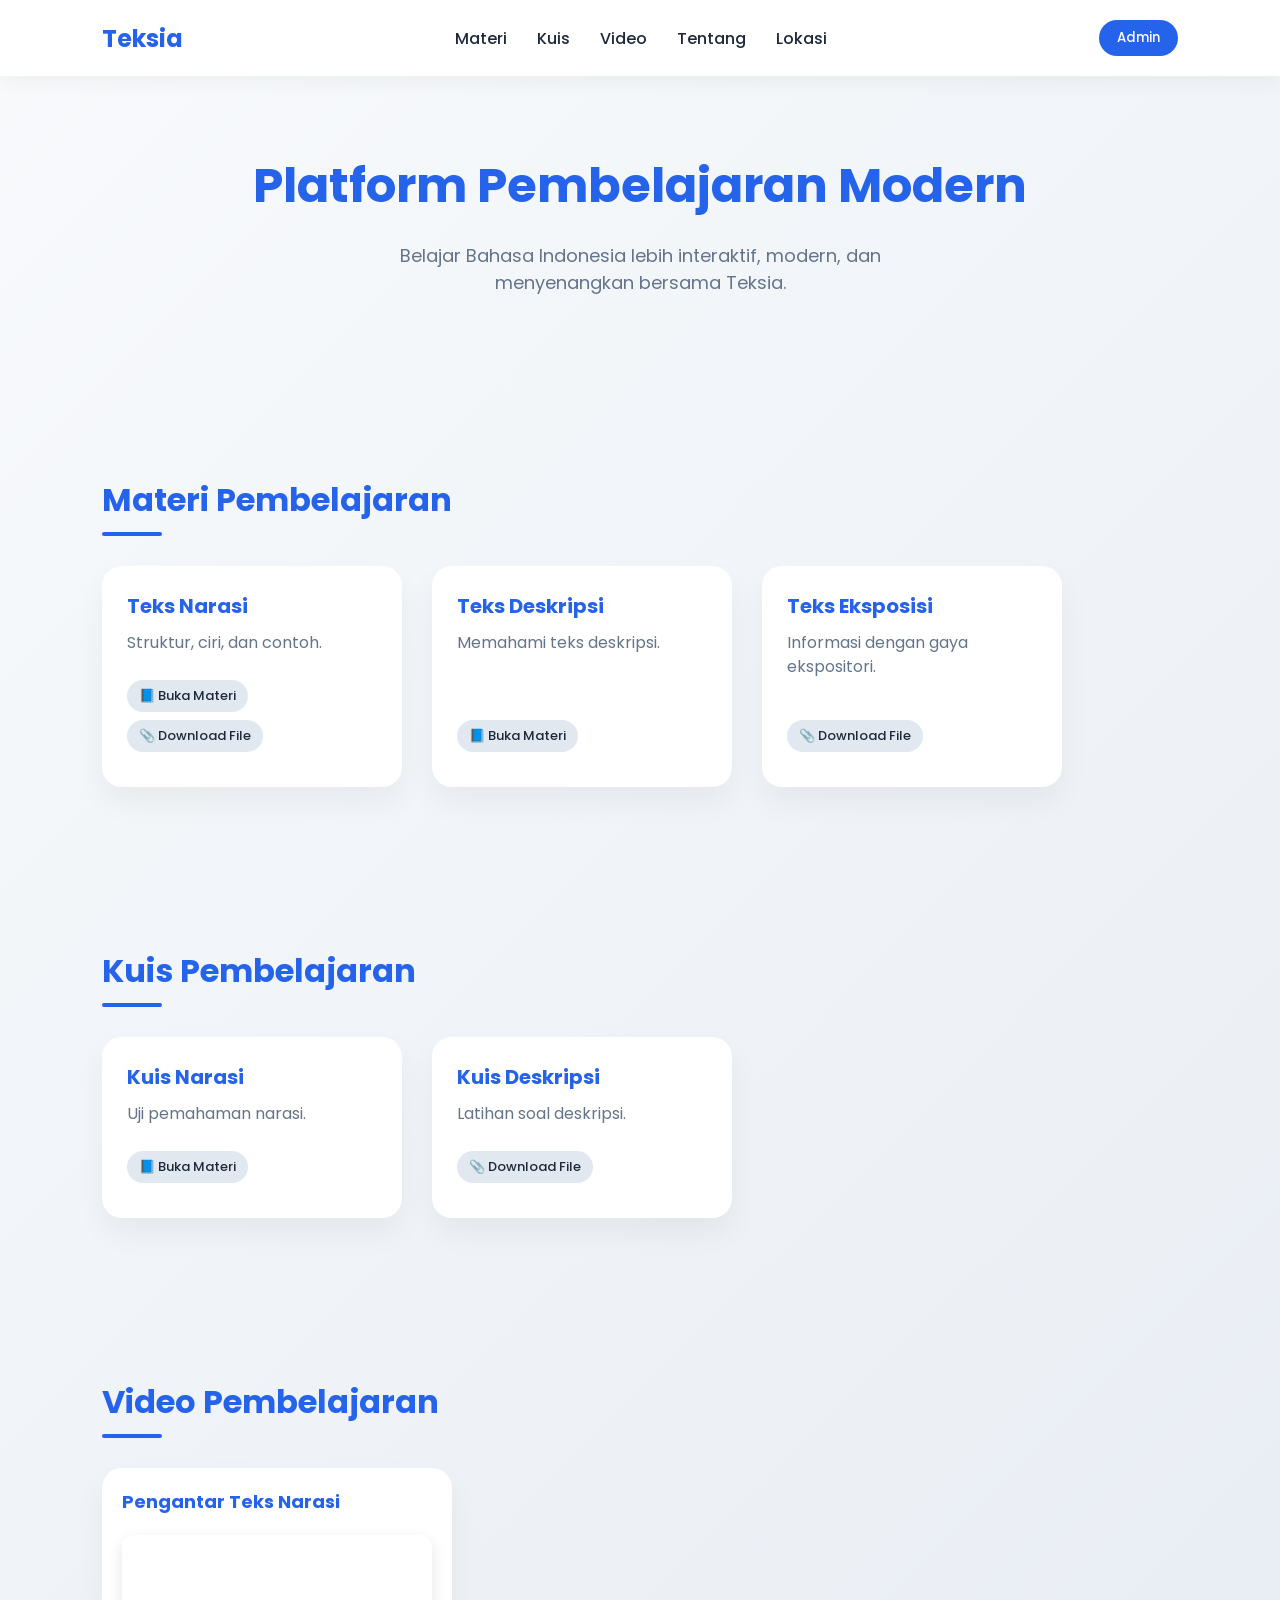
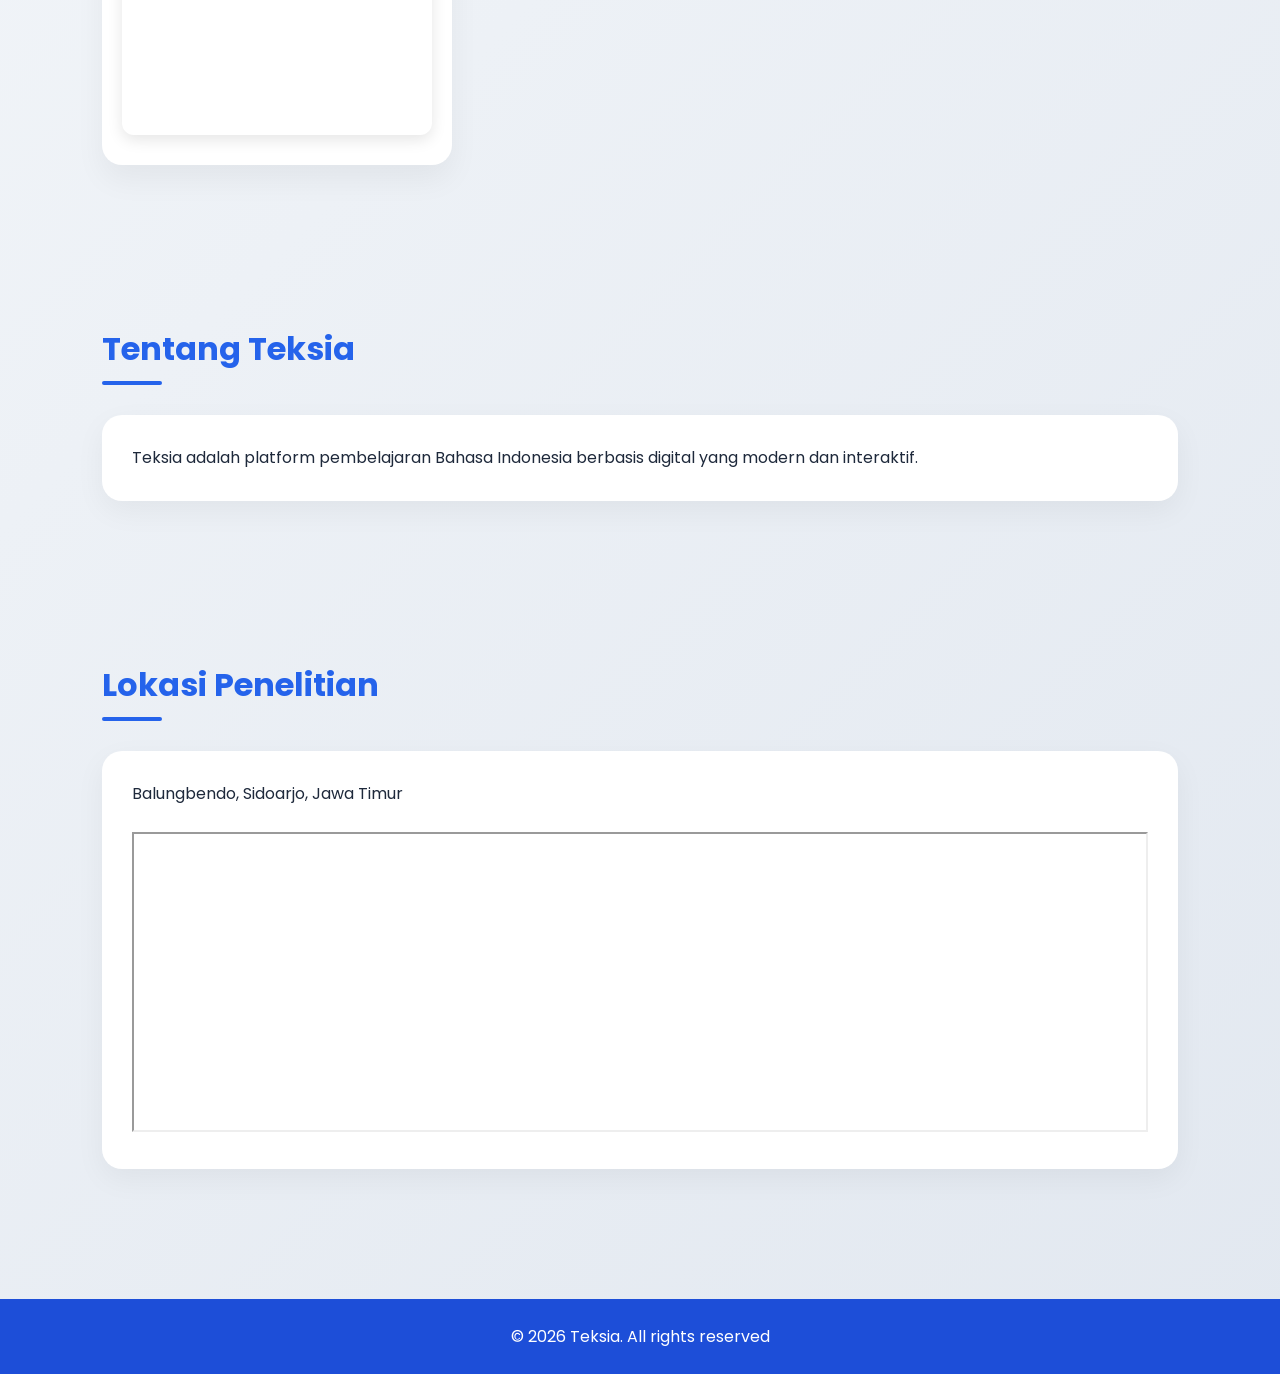
<file: bagasweb/index.html>
<!DOCTYPE html>
<html lang="id">
<head>
    <meta charset="UTF-8">
    <meta name="viewport" content="width=device-width, initial-scale=1.0">
    <title>Teksia Premium · Materi + Kuis + Video</title>
    <link href="https://fonts.googleapis.com/css2?family=Poppins:wght@300;400;600;700&display=swap" rel="stylesheet">
    <link rel="stylesheet" href="style.css">
</head>
<body>
    <!-- Navbar -->
    <nav>
        <div class="logo">Teksia</div>
        <ul class="nav-menu" id="navMenu">
            <li><a href="#materi">Materi</a></li>
            <li><a href="#kuis">Kuis</a></li>
            <li><a href="#video">Video</a></li>
            <li><a href="#about">Tentang</a></li>
            <li><a href="#lokasi">Lokasi</a></li>
        </ul>
        <div class="nav-right">
            <button class="login-btn" id="adminLoginBtn">Admin</button>
            <div class="hamburger" id="hamburger">
                <span class="bar"></span>
                <span class="bar"></span>
                <span class="bar"></span>
            </div>
        </div>
    </nav>

    <!-- Hero -->
    <div class="hero">
        <h1>Platform Pembelajaran Modern</h1>
        <p>Belajar Bahasa Indonesia lebih interaktif, modern, dan menyenangkan bersama Teksia.</p>
    </div>

    <!-- Materi -->
    <section id="materi">
        <h2>Materi Pembelajaran</h2>
        <div class="materi-container" id="materiContainer"></div>
    </section>

    <!-- Kuis -->
    <section id="kuis">
        <h2>Kuis Pembelajaran</h2>
        <div class="materi-container" id="kuisContainer"></div>
    </section>

    <!-- Video -->
    <section id="video">
        <h2>Video Pembelajaran</h2>
        <div class="video-container" id="videoContainer"></div>
    </section>

    <!-- Tentang -->
    <section id="about">
        <h2>Tentang Teksia</h2>
        <div class="card">
            Teksia adalah platform pembelajaran Bahasa Indonesia berbasis digital yang modern dan interaktif.
        </div>
    </section>

    <!-- Lokasi -->
    <section id="lokasi">
        <h2>Lokasi Penelitian</h2>
        <div class="card">
            <p>Balungbendo, Sidoarjo, Jawa Timur</p>
            <br>
                 <iframe style="width:100%; height:300px;" src="https://www.google.com/maps?q=Balungbendo,Sidoarjo,JawaTimur&output=embed" title="Peta Balungbendo"></iframe>
        </div>
    </section>

    <!-- Footer -->
    <footer>
        © 2026 Teksia. All rights reserved 
    </footer>

    <!-- Modal Login -->
    <div class="modal" id="loginModal">
        <div class="modal-content">
            <h3>Login Admin</h3>
            <input type="text" id="username" placeholder="Username" value="admin">
            <input type="password" id="password" placeholder="Password" value="123">
            <button class="btn" id="loginConfirmBtn">Masuk</button>
            <button class="btn" style="background:#999;" onclick="document.getElementById('loginModal').style.display='none'">Batal</button>
        </div>
    </div>

    <!-- Floating Admin Panel (tanpa deskripsi video) -->
    <div class="admin-panel" id="adminPanel">
        <div class="panel-header">
            <h2>Panel Admin</h2>
            <div>
                <button onclick="toggleAdminPanel()" title="Tutup panel">✕</button>
            </div>
        </div>
        <p style="margin-bottom:10px;">Tambah materi, kuis, atau video.</p>
        
        <!-- Form Materi -->
        <h3>➕ Tambah Materi</h3>
        <input type="text" id="judulMateri" placeholder="Judul materi">
        <textarea id="deskripsiMateri" placeholder="Deskripsi materi" rows="2"></textarea>
        <input type="url" id="linkMateri" placeholder="URL Materi (opsional)">
        <input type="url" id="fileMateri" placeholder="URL File pendukung (opsional)">
        <button class="btn" onclick="tambahMateri()">Tambah Materi</button>

        <!-- Form Kuis -->
        <h3>➕ Tambah Kuis</h3>
        <input type="text" id="judulKuis" placeholder="Judul kuis">
        <textarea id="deskripsiKuis" placeholder="Deskripsi kuis" rows="2"></textarea>
        <input type="url" id="linkKuis" placeholder="URL Kuis (opsional)">
        <input type="url" id="fileKuis" placeholder="URL File pendukung (opsional)">
        <button class="btn" onclick="tambahKuis()">Tambah Kuis</button>

        <!-- Form Video (tanpa deskripsi) -->
        <h3>➕ Tambah Video</h3>
        <input type="text" id="judulVideo" placeholder="Judul video">
        <input type="url" id="urlVideo" placeholder="URL YouTube (contoh: https://youtu.be/... atau https://youtube.com/watch?v=...)" >
        <button class="btn" onclick="tambahVideo()">Tambah Video</button>

        <div style="display: flex; gap:10px; margin-top:20px;">
            <button class="btn logout-btn" onclick="logout()">Logout</button>
            <button class="btn" onclick="toggleAdminPanel()">Tutup</button>
        </div>
    </div>

    <script src="script.js"></script>
</body>
</html>
</file>
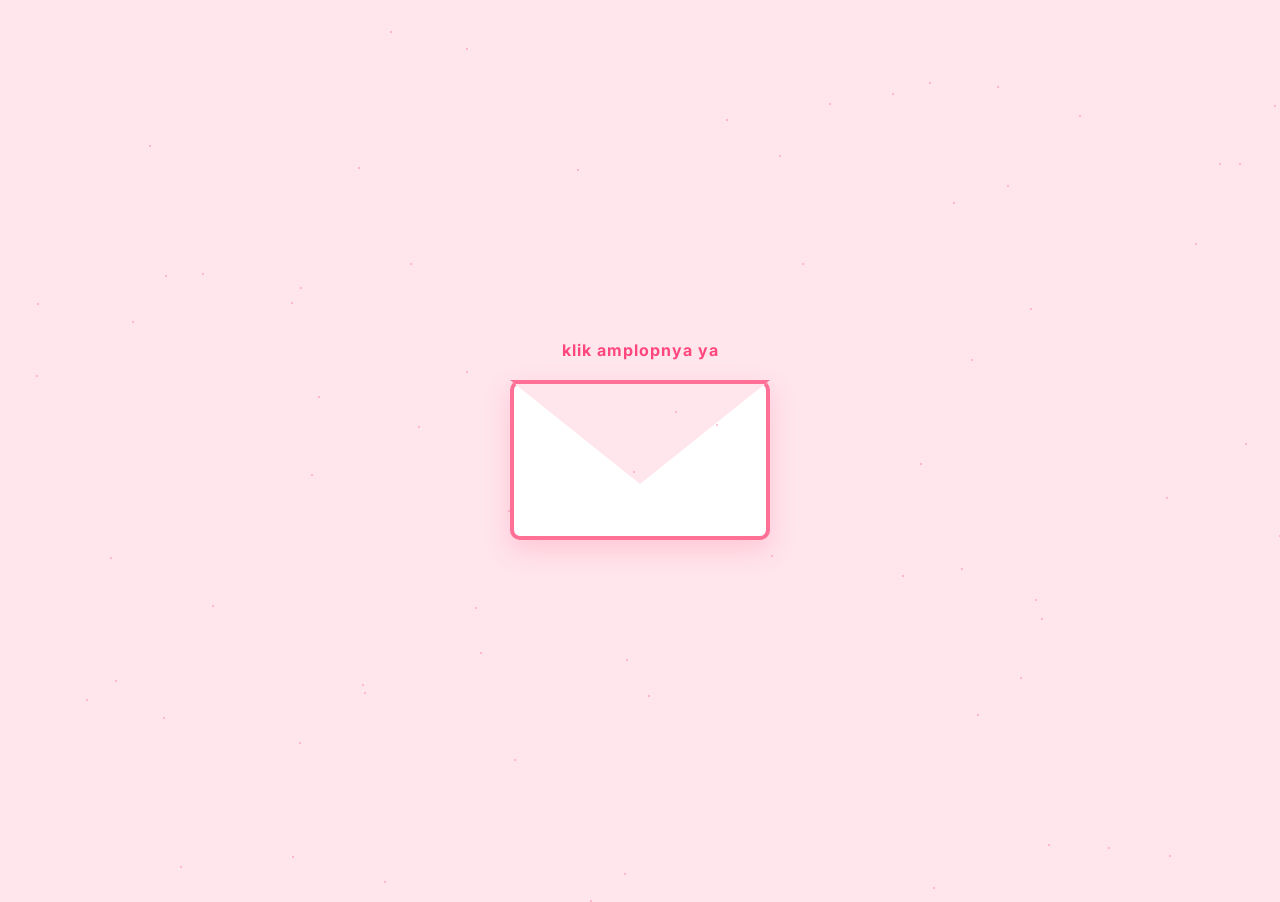
<file: BirthDayU/index.html>
<!DOCTYPE html>
<html lang="id">
<head>
<meta charset="UTF-8">
<meta name="viewport" content="width=device-width, initial-scale=1.0">
<title>Happy Birthday Dayuuu! 🎂</title>
<link href="https://fonts.googleapis.com/css2?family=Playfair+Display:wght@400;600&family=Inter:wght@300;400;500&display=swap" rel="stylesheet">
<style>
*{margin:0;padding:0;box-sizing:border-box;font-family:'Inter',sans-serif;}

body{
    background:#ffe5ec; /* background gede jadi pink muda */
    height:100vh;
    overflow-x:hidden;
    overflow-y:visible;
    position:relative;
}
body::after{
    content:"";
    position:absolute;
    inset:0;
    background-image:url("https://www.transparenttextures.com/patterns/paper-fibers.png");
    opacity:0.04;
    pointer-events:none;
}

/* stars background */
.star{
    position:absolute;
    width:2px;
    height:2px;
    background:#ff7096; /* bintang pink */
    border-radius:50%;
    opacity:0.5;
    animation:twinkle 3s infinite alternate;
}
@keyframes twinkle{from{opacity:0.3;}to{opacity:0.8;}}

/* container & slides */
.container{
    display:flex;
    height:100vh;
    transition:1s ease;
    position:relative;
}
.slide{
    min-width:100vw;
    height:100vh;
    display:flex;
    justify-content:center;
    align-items:center;
    flex-direction:column;
    padding:20px;
    position:relative;
}

/* ===== ENVELOPE ===== */
.envelope{
    width:260px;
    height:160px;
    position:relative;
    cursor:pointer;
    perspective:1000px;
    margin-bottom:20px;
}
.env-body{
    width:100%;
    height:100%;
    background:#ffffff; /* PUTIH */
    border-radius:10px;
    position:absolute;
    bottom:0;
    box-shadow:0 10px 25px rgba(255,112,150,0.25);
    border:4px solid #ff7096; /* frame pinggir pink */
}
.env-flap{
    width:100%;
    height:100%;
    background:#ffe5ec; /* pink muda flap */
    position:absolute;
    top:0;
    clip-path:polygon(0 0,100% 0,50% 65%);
    transform-origin:top;
    transition:0.8s;
    border-top:4px solid #ff7096; /* frame atas pink */
}
.envelope.open .env-flap{transform:rotateX(180deg);}
.letter{
    position:absolute;
    width:90%;
    height:75%;
    background:#ffffff; /* PUTIH */
    top:15%;
    left:5%;
    border-radius:8px;
    display:flex;
    align-items:center;
    justify-content:center;
    text-align:center;
    padding:15px;
    font-size:14px;
    color:#ff477e; /* text jadi pink tua */
    transform:translateY(20px);
    opacity:0;
    transition:0.6s;
}
.envelope.open .letter{
    transform:translateY(0); opacity:1;
}
.envelope-title{
    margin-bottom:20px;
    font-size:16px;
    color:#ff477e; /* title pink */
    letter-spacing:1px;
    font-weight: bold;
}

/* postcard */
.postcard{
    background:#ffffff; /* PUTIH background */
    max-width:420px;
    width:100%;
    padding:30px;
    border-radius:20px;
    border:12px solid transparent;
    border-image: repeating-linear-gradient(
        45deg,
        #ff7096 0 15px, /* strip pink */
        #ffffff 15px 30px /* strip PUTIH */
    ) 20;
    box-shadow:0 15px 40px rgba(255,112,150,0.2);
    text-align:center;
}
h1{
    font-family:'Playfair Display',serif;
    color:#ff477e; /* text pink tua */
    margin-bottom:15px;
}
.message{
    font-size:14px;
    color:#4f5d75; /* text abu gelap biar kebaca */
    line-height:1.8;
}

#typing-text{min-height:50px;}

/* vinyl */
.vinyl{
    width:200px;
    height:200px;
    background:#ff85a1;
    border-radius:50%;
    position:relative;
    margin:20px auto;
    animation:spin 4s linear infinite;
    border: 5px solid #fff;
    box-shadow: 0 4px 15px rgba(0,0,0,0.1);
}
.vinyl img{
    position:absolute;
    width:90px;
    height:90px;
    border-radius:50%;
    top:50%;
    left:50%;
    transform:translate(-50%,-50%);
    object-fit:cover;
}
@keyframes spin{from{transform:rotate(0deg);}to{transform:rotate(360deg);}}

/* photo */
.photo-simple{
    width:180px;
    border-radius:12px;
    box-shadow:0 10px 25px rgba(255,112,150,0.25);
    margin-bottom:15px;
    border: 5px solid #fff;
}

/* cake */
.cake{
    width:140px;
    height:90px;
    background:#ff85a1;
    border-radius:12px 12px 25px 25px;
    margin:40px auto 20px auto;
    position:relative;
    border: 3px solid #fff;
}
.candle{
    width:14px;
    height:55px;
    background:#ffffff;
    position:absolute;
    top:-28px;
    left:50%;
    transform:translateX(-50%);
    border-radius:4px;
    border: 1px solid #ff85a1;
}
.flame{
    width:16px;
    height:16px;
    background:#ffd166;
    border-radius:50%;
    position:absolute;
    top:-16px;
    left:50%;
    transform:translateX(-50%);
    animation:flicker .3s infinite alternate;
    cursor:pointer;
    box-shadow:0 0 12px rgba(255,209,102,0.8);
}
@keyframes flicker{from{transform:translateX(-50%) scale(1)}to{transform:translateX(-50%) scale(1.15)}}

/* confetti */
.confetti{
    position:fixed;
    width:10px;
    height:14px;
    opacity:0.9;
    z-index:99999;
    top:0;
    animation:confettiFall 3s linear forwards;
}
@keyframes confettiFall{
    0%{transform:translateY(-50px) rotate(0deg); opacity:1;}
    100%{transform:translateY(110vh) rotate(720deg); opacity:0;}
}

/* memory stars */
.stars-container{display:flex; justify-content:center; gap:25px; margin:25px 0;}
.memory-star{
    font-size:42px;
    cursor:pointer;
    color:#fbb1bd; /* pink soft */
    transition:0.3s;
}
.memory-star:hover{transform:scale(1.2); color:#ff477e;}
.memory-text{font-size:14px; color:#4f5d75; min-height:30px; font-weight: 500;}

/* final letter */
.final-letter{
    font-size:15px;
    color:#4f5d75;
    line-height:1.8;
    animation:fadeInLetter 2s ease forwards;
    opacity:0;
}
@keyframes fadeInLetter{to{opacity:1;}}

/* buttons */
button{
    padding:10px 22px;
    border:none;
    border-radius:25px;
    background:#ff477e; /* pink tombol */
    color:#ffffff; /* putih */
    cursor:pointer;
    margin-top:15px;
    transition:0.3s;
    font-weight: bold;
    box-shadow: 0 4px 10px rgba(255,71,126,0.3);
}
button:hover{
    background:#ff7096;
    transform: translateY(-2px);
}
.slide button.next-btn{
    position:relative;
    margin-top:20px;
}

/* stack tombol vertikal */
.button-group {
    display: flex;
    flex-direction: column;
    align-items: center;
    gap: 12px;
    margin-top: 20px;
}

/* responsive */
@media(max-width:480px){
    .postcard{padding:20px;}
    .envelope{width:200px;height:130px;}
    .cake{width:120px;height:80px;}
    .vinyl{width:150px;height:150px;}
    .vinyl img{width:70px;height:70px;}
    button{padding:8px 18px;font-size:14px;}
}
</style>
</head>
<body>

<div class="container" id="container">

<div class="slide">
    <div style="text-align:center;">
        <div class="envelope-title">klik amplopnya ya</div>
        <div class="envelope" onclick="openEnvelope(this)">
            <div class="env-body"></div>
            <div class="env-flap"></div>
            <div class="letter">Spesial buat Dayuuu yang lagi ulang tahun 💖</div>
        </div>
    </div>
</div>

<div class="slide">
    <div class="postcard">
        <h1>Selamat bertambah umur, Dayuuu! ✨</h1>
        <div class="message" id="typing-text"></div>
        <button class="next-btn" onclick="next()">Lanjut</button>
    </div>
</div>

<div class="slide">
    <div class="postcard">
        <h1>Lagu Spesial Buatmu</h1>
        <div class="vinyl">
            <img src="cover.jpeg" alt="Cover">
        </div>
        <div class="button-group">
    <button onclick="toggleMusic()">Putar / Jeda Musik 🎵</button>
    <button class="next-btn" onclick="next()">Lanjut</button>
</div>
        <audio id="music" loop>
            <source src="song.mp3" type="audio/mp3">
        </audio>
    </div>
</div>

<div class="slide">
    <div class="postcard">
        <h1>Surat Kecil Buat Dayuuu</h1>
        <img src="poto.png" alt="Foto" class="photo-simple">
        <div class="message">
            Kamu itu berharga banget buat orang-orang di sekitarmu. Semoga hari ini penuh dengan kebahagiaan dan kehangatan ya!
        </div>
        <button class="next-btn" onclick="next()">Lanjut</button>
    </div>
</div>

<div class="slide">
    <div class="postcard">
        <h1>Tiup Lilinnya Dong</h1>
        <div class="cake">
            <div class="candle">
                <div class="flame" onclick="blowCandle(this)"></div>
            </div>
        </div>
        <div class="message">
            Pejamkan mata indahmu, buat permohonan... lalu klik api lilinnya untuk meniup! 🎂
        </div>
        <button class="next-btn" onclick="next()">Lanjut</button>
    </div>
</div>

<div class="slide">
    <div class="postcard">
        <h1>Klik 3 Bintang Ini ✨</h1>
        <div class="stars-container">
            <div class="memory-star" onclick="revealMemory(this,'Ketawamu pas lagi bercanda itu selalu manis dan bikin suasana rame.')">★</div>
            <div class="memory-star" onclick="revealMemory(this,'Semoga semua usaha dan kerja kerasmu buat ngejar impian bisa terwujud tahun ini!')">★</div>
            <div class="memory-star" onclick="revealMemory(this,'Senyumanmu itu beneran kayak sinar matahari yang cerah banget.')">★</div>
        </div>
        <div class="memory-text" id="memoryText"></div>
        <button class="next-btn" onclick="next()">Lanjut</button>
    </div>
</div>

<div class="slide">
    <div class="postcard">
        <h1>Sekali lagi, Selamat Ulang Tahun!</h1>
        <div class="final-letter">
            Aku beneran bersyukur banget kamu ada di dunia ini.<br><br>
            Semoga tahun ini berjalan lebih lembut, lebih baik, dan jauh lebih cerah buat kamu.<br><br>
            Kamu selalu pantas mendapatkan hal-hal terbaik, Dayuuu. 
        </div>
    </div>
</div>

</div>

<script>
let current=0;
const totalSlides=document.querySelectorAll(".slide").length;
const text="Aku berharap tahun ini terasa lebih ringan, lebih cerah, dan lebih baik buat kamu. Semoga segala hal yang diam-diam kamu semogakan bisa segera terwujud nyata ya.";
let index=0;

// ================= PENGATURAN MUSIK =================
const mulaiDiDetik = 0; // GANTI ANGKA INI: detik lagu mulai (contoh: 45 untuk mulai di detik ke-45)
let isFirstPlay = true;
// ====================================================

function next(){
    if(current < totalSlides-1){
        current++;
        document.getElementById("container").style.transform="translateX(-"+current*100+"vw)";
        if(current === 1 && index===0){typeEffect();}
    }
}

function toggleMusic(){
    const m = document.getElementById("music");
    
    // Kalau ini pertama kalinya lagu diputar, atur detik mulainya
    if (isFirstPlay) {
        m.currentTime = mulaiDiDetik;
        isFirstPlay = false; // Tandai supaya pas di-pause lalu di-play lagi gak ngulang ke detik ini
    }

    m.paused ? m.play() : m.pause();
}

function openEnvelope(el){
    if(!el.classList.contains("open")){
        el.classList.add("open");

        const slide1 = el.parentElement; 
        let nextBtn = document.createElement("button");
        nextBtn.className = "next-btn";
        nextBtn.innerText = "Lanjut";
        nextBtn.onclick = next;
        slide1.appendChild(nextBtn);
    }
}

function typeEffect(){
    if(index<text.length){
        document.getElementById("typing-text").innerHTML += text.charAt(index);
        index++;
        setTimeout(typeEffect,35);
    }
}

function blowCandle(el){
    el.style.display="none";
    launchConfetti();
}

function launchConfetti(){
    for(let i=0;i<50;i++){
        let c=document.createElement("div");
        c.className="confetti";
        c.style.left=Math.random()*100+"vw";
        c.style.background=['#ff477e','#ff7096','#ff85a1','#fbb1bd','#ffd166'][Math.floor(Math.random()*5)];
        c.style.animationDuration=(2+Math.random()*2)+"s";
        document.body.appendChild(c);
        setTimeout(()=>{c.remove();},4000);
    }
}

function revealMemory(star,text){
    document.getElementById("memoryText").innerText=text;
    star.style.color="#ff477e";
}

/* FITUR MATIKAN MUSIK SAAT KELUAR & LANJUTKAN SAAT KEMBALI */
let isMusicPlayingBeforeLeave = false;

document.addEventListener("visibilitychange", function() {
    const m = document.getElementById("music");
    
    if (document.hidden) {
        isMusicPlayingBeforeLeave = !m.paused; 
        m.pause(); 
    } else {
        if (isMusicPlayingBeforeLeave) {
            m.play();
        }
    }
});

/* stars bg */
for(let i=0;i<70;i++){
    let s=document.createElement("div");
    s.className="star";
    s.style.top=Math.random()*100+"vh";
    s.style.left=Math.random()*100+"vw";
    s.style.animationDuration=(2+Math.random()*3)+"s";
    document.body.appendChild(s);
}
</script>
</body>
</html>
</file>
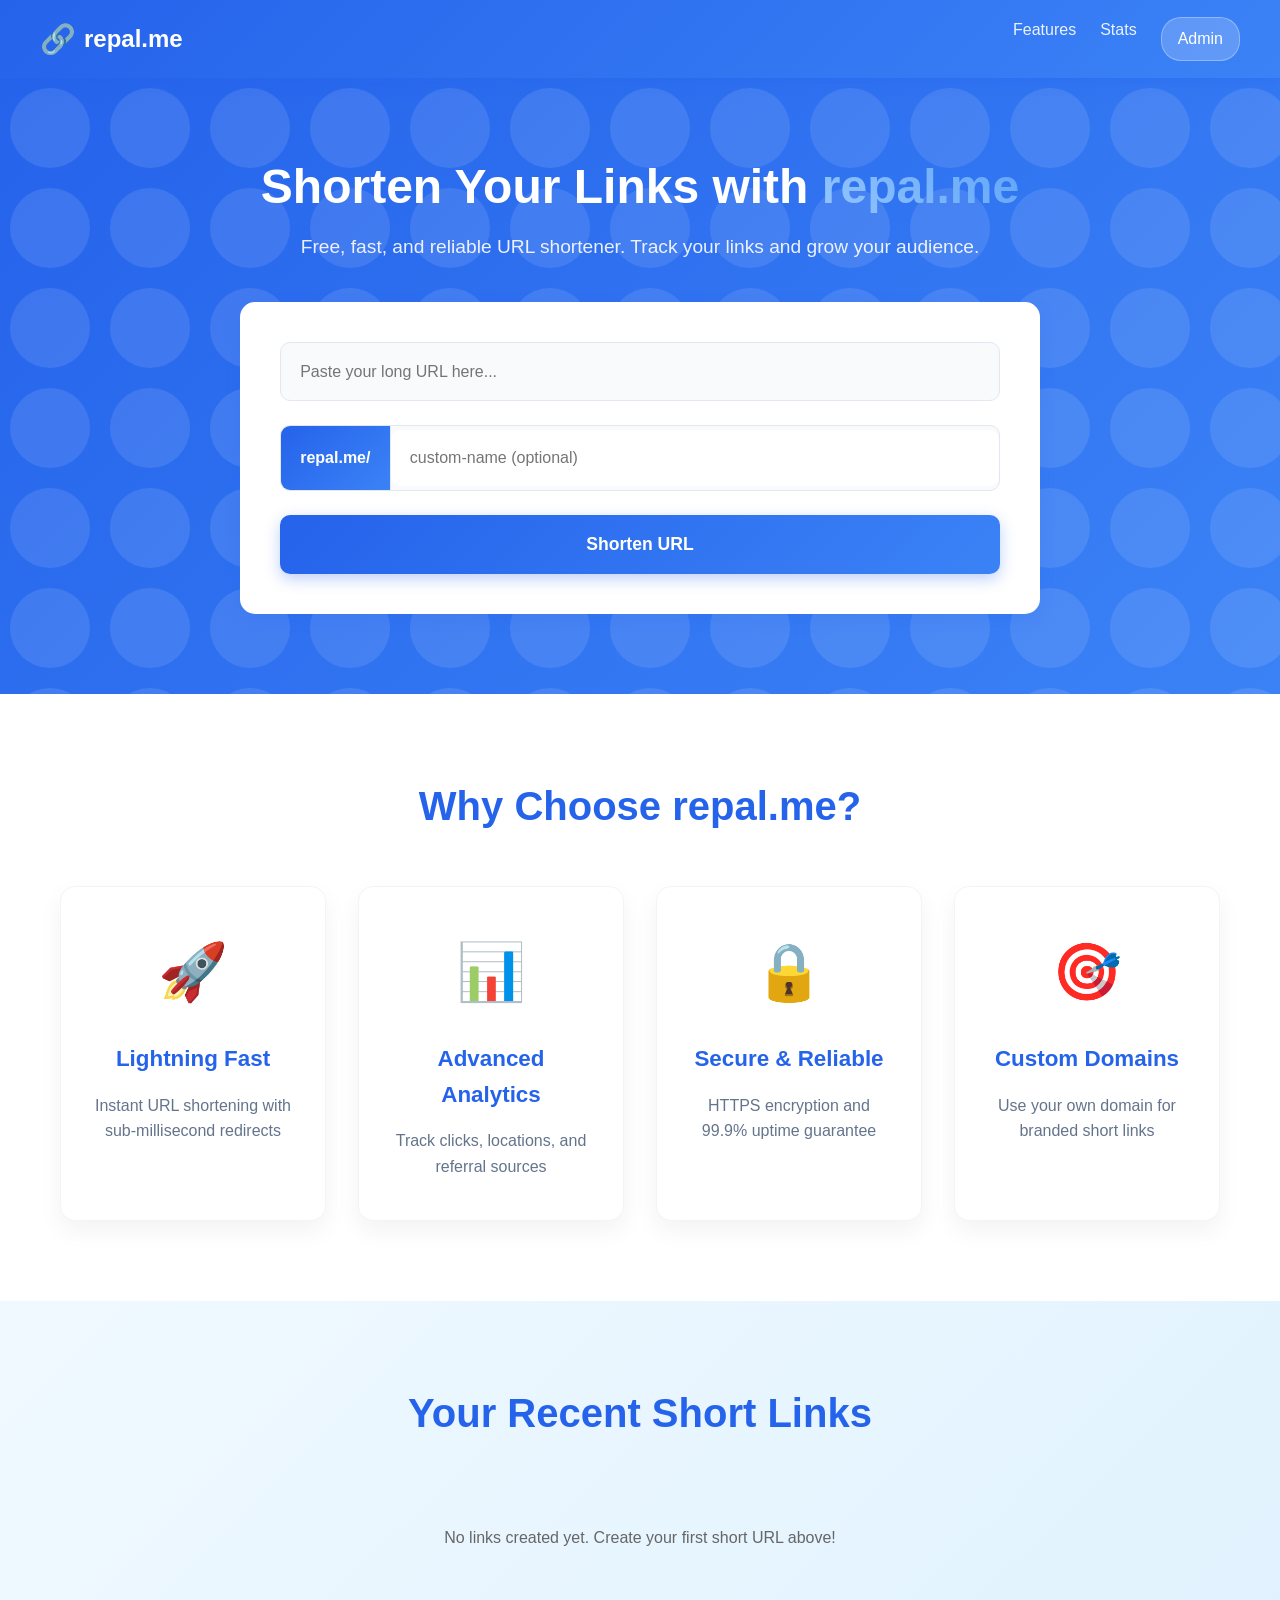
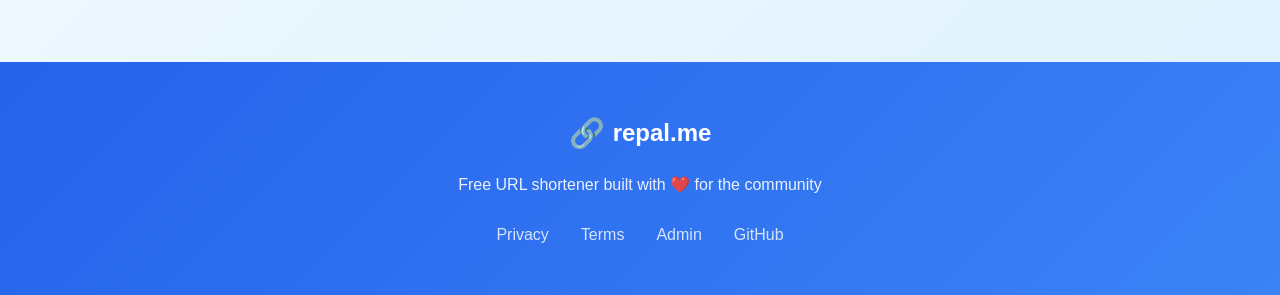
<file: link/index.html>
<!DOCTYPE html>
<html lang="id">
<head>
    <meta charset="UTF-8">
    <meta name="viewport" content="width=device-width, initial-scale=1.0">
    <title>repal.me - Free URL Shortener</title>
    <style>
        * {
            margin: 0;
            padding: 0;
            box-sizing: border-box;
        }

        :root {
            --primary-color: #2563eb;
            --primary-dark: #1d4ed8;
            --primary-light: #3b82f6;
            --secondary-color: #f0f9ff;
            --text-color: #1e293b;
            --text-light: #64748b;
            --white: #ffffff;
            --shadow: 0 5px 15px rgba(37, 99, 235, 0.15);
        }

        body {
            font-family: 'Segoe UI', Tahoma, Geneva, Verdana, sans-serif;
            line-height: 1.6;
            color: var(--text-color);
            background: linear-gradient(135deg, #f0f9ff 0%, #e0f2fe 100%);
            min-height: 100vh;
        }

        .container {
            max-width: 1200px;
            margin: 0 auto;
            padding: 0 20px;
        }

        /* Navigation */
        .navbar {
            background: linear-gradient(135deg, var(--primary-color) 0%, var(--primary-light) 100%);
            box-shadow: 0 2px 15px rgba(37, 99, 235, 0.3);
            position: sticky;
            top: 0;
            z-index: 100;
        }

        .nav-container {
            display: flex;
            justify-content: space-between;
            align-items: center;
            padding: 1rem 0;
        }

        .nav-brand {
            display: flex;
            align-items: center;
            font-weight: bold;
            font-size: 1.5rem;
        }

        .logo {
            font-size: 1.8rem;
            margin-right: 0.5rem;
        }

        .brand-text {
            color: white;
        }

        .nav-links {
            display: flex;
            gap: 1.5rem;
        }

        .nav-links a {
            text-decoration: none;
            color: rgba(255, 255, 255, 0.9);
            font-weight: 500;
            transition: color 0.3s;
        }

        .nav-links a:hover {
            color: white;
        }

        .admin-btn {
            background-color: rgba(255, 255, 255, 0.2);
            color: white !important;
            padding: 0.5rem 1rem;
            border-radius: 20px;
            border: 1px solid rgba(255, 255, 255, 0.3);
        }

        /* Hero Section */
        .hero {
            padding: 5rem 0;
            background: linear-gradient(135deg, var(--primary-color) 0%, var(--primary-light) 100%);
            color: white;
            text-align: center;
            position: relative;
            overflow: hidden;
        }

        .hero::before {
            content: "";
            position: absolute;
            top: 0;
            left: 0;
            right: 0;
            bottom: 0;
            background: url('data:image/svg+xml,<svg xmlns="http://www.w3.org/2000/svg" viewBox="0 0 100 100" width="100" height="100" opacity="0.1"><circle cx="50" cy="50" r="40" fill="white"/></svg>') repeat;
        }

        .hero-content {
            max-width: 800px;
            margin: 0 auto;
            position: relative;
            z-index: 1;
        }

        .hero-title {
            font-size: 3rem;
            margin-bottom: 1rem;
            line-height: 1.2;
        }

        .gradient-text {
            background: linear-gradient(45deg, #93c5fd, #60a5fa);
            -webkit-background-clip: text;
            -webkit-text-fill-color: transparent;
        }

        .hero-subtitle {
            font-size: 1.2rem;
            margin-bottom: 2.5rem;
            opacity: 0.9;
        }

        /* Shortener Card */
        .shortener-card {
            background: var(--white);
            border-radius: 15px;
            padding: 2.5rem;
            box-shadow: var(--shadow);
            margin-top: 2rem;
            color: var(--text-color);
            position: relative;
            z-index: 1;
        }

        .input-group {
            margin-bottom: 1.5rem;
        }

        .input-group input {
            width: 100%;
            padding: 1.2rem;
            border: 1px solid #e2e8f0;
            border-radius: 10px;
            font-size: 1rem;
            transition: all 0.3s;
            background-color: #f8fafc;
        }

        .input-group input:focus {
            outline: none;
            border-color: var(--primary-light);
            box-shadow: 0 0 0 3px rgba(59, 130, 246, 0.2);
            background-color: var(--white);
        }

        .custom-domain {
            display: flex;
            align-items: center;
            border: 1px solid #e2e8f0;
            border-radius: 10px;
            overflow: hidden;
            background-color: #f8fafc;
        }

        .domain-prefix {
            background: linear-gradient(135deg, var(--primary-color) 0%, var(--primary-light) 100%);
            padding: 1.2rem;
            border-right: 1px solid #e2e8f0;
            color: var(--white);
            font-weight: 600;
        }

        .custom-domain input {
            border: none;
            flex: 1;
            background-color: var(--white);
        }

        .btn-primary {
            background: linear-gradient(135deg, var(--primary-color) 0%, var(--primary-light) 100%);
            color: var(--white);
            border: none;
            padding: 1.2rem 2rem;
            border-radius: 10px;
            font-size: 1.1rem;
            font-weight: 600;
            cursor: pointer;
            transition: all 0.3s;
            width: 100%;
            box-shadow: 0 5px 15px rgba(37, 99, 235, 0.3);
        }

        .btn-primary:hover {
            transform: translateY(-3px);
            box-shadow: 0 8px 20px rgba(37, 99, 235, 0.4);
        }

        .btn-primary:active {
            transform: translateY(-1px);
        }

        .btn-primary:disabled {
            opacity: 0.7;
            cursor: not-allowed;
            transform: none;
            box-shadow: none;
        }

        /* Result Section */
        .result-card {
            background: var(--white);
            border-radius: 15px;
            padding: 2.5rem;
            box-shadow: var(--shadow);
            margin-top: 2rem;
            color: var(--text-color);
            display: none;
            position: relative;
            z-index: 1;
        }

        .success-message {
            display: flex;
            align-items: center;
            margin-bottom: 1.5rem;
            font-weight: 600;
            color: var(--primary-color);
        }

        .success-message span:first-child {
            margin-right: 0.5rem;
            font-size: 1.2rem;
        }

        .short-url-display {
            display: flex;
            margin-bottom: 1.5rem;
        }

        .short-url-display input {
            flex: 1;
            padding: 1.2rem;
            border: 1px solid #e2e8f0;
            border-radius: 10px 0 0 10px;
            font-size: 1rem;
            background-color: #f8fafc;
            font-weight: 500;
            color: var(--primary-color);
        }

        .btn-copy {
            background: linear-gradient(135deg, var(--primary-color) 0%, var(--primary-light) 100%);
            color: var(--white);
            border: none;
            padding: 0 1.8rem;
            border-radius: 0 10px 10px 0;
            cursor: pointer;
            font-weight: 600;
            transition: all 0.3s;
        }

        .btn-copy:hover {
            background: linear-gradient(135deg, var(--primary-dark) 0%, var(--primary-color) 100%);
        }

        .result-stats {
            display: flex;
            gap: 2rem;
        }

        .stat {
            display: flex;
            flex-direction: column;
            padding: 1rem;
            background-color: #f0f7ff;
            border-radius: 10px;
            min-width: 120px;
        }

        .stat-label {
            font-size: 0.9rem;
            color: var(--text-light);
            margin-bottom: 0.3rem;
        }

        .stat-value {
            font-weight: 700;
            font-size: 1.5rem;
            color: var(--primary-color);
        }

        /* Features Section */
        .features {
            padding: 5rem 0;
            background-color: var(--white);
        }

        .section-title {
            text-align: center;
            font-size: 2.5rem;
            margin-bottom: 3rem;
            color: var(--primary-color);
        }

        .features-grid {
            display: grid;
            grid-template-columns: repeat(auto-fit, minmax(250px, 1fr));
            gap: 2rem;
        }

        .feature-card {
            text-align: center;
            padding: 2.5rem 2rem;
            border-radius: 15px;
            box-shadow: 0 10px 25px rgba(0, 0, 0, 0.05);
            transition: all 0.3s;
            background: var(--white);
            border: 1px solid #f1f5f9;
        }

        .feature-card:hover {
            transform: translateY(-10px);
            box-shadow: 0 15px 30px rgba(37, 99, 235, 0.15);
            border-color: #e0f2fe;
        }

        .feature-icon {
            font-size: 3.5rem;
            margin-bottom: 1.5rem;
        }

        .feature-card h3 {
            margin-bottom: 1rem;
            color: var(--primary-color);
            font-size: 1.4rem;
        }

        .feature-card p {
            color: var(--text-light);
            line-height: 1.6;
        }

        /* Recent Links Section */
        .recent-links {
            padding: 5rem 0;
            background: linear-gradient(135deg, #f0f9ff 0%, #e0f2fe 100%);
        }

        .links-container {
            display: grid;
            gap: 1.2rem;
        }

        .link-item {
            background: var(--white);
            border-radius: 12px;
            padding: 1.8rem;
            box-shadow: 0 5px 15px rgba(0, 0, 0, 0.05);
            display: flex;
            justify-content: space-between;
            align-items: center;
            transition: all 0.3s;
            border-left: 4px solid var(--primary-light);
        }

        .link-item:hover {
            transform: translateY(-3px);
            box-shadow: 0 8px 20px rgba(37, 99, 235, 0.15);
        }

        .link-info {
            flex: 1;
        }

        .link-original {
            color: var(--text-light);
            font-size: 0.9rem;
            margin-bottom: 0.5rem;
            word-break: break-all;
        }

        .link-short {
            color: var(--primary-color);
            font-weight: 600;
            font-size: 1.2rem;
        }

        .link-stats {
            display: flex;
            gap: 1.5rem;
        }

        .link-stat {
            text-align: center;
            padding: 0.8rem;
            background-color: #f0f7ff;
            border-radius: 8px;
            min-width: 80px;
        }

        .link-stat-value {
            font-weight: 700;
            font-size: 1.3rem;
            color: var(--primary-color);
        }

        .link-stat-label {
            font-size: 0.8rem;
            color: var(--text-light);
        }

        /* Footer */
        .footer {
            background: linear-gradient(135deg, var(--primary-color) 0%, var(--primary-light) 100%);
            color: var(--white);
            padding: 3rem 0;
            text-align: center;
        }

        .footer-brand {
            display: flex;
            justify-content: center;
            align-items: center;
            margin-bottom: 1rem;
            font-size: 1.5rem;
            font-weight: bold;
        }

        .footer-text {
            margin-bottom: 1.5rem;
            opacity: 0.9;
        }

        .footer-links {
            display: flex;
            justify-content: center;
            gap: 2rem;
        }

        .footer-links a {
            color: var(--white);
            text-decoration: none;
            opacity: 0.8;
            transition: opacity 0.3s;
        }

        .footer-links a:hover {
            opacity: 1;
        }

        /* Responsive */
        @media (max-width: 768px) {
            .hero-title {
                font-size: 2.2rem;
            }
            
            .nav-container {
                flex-direction: column;
                gap: 1rem;
            }
            
            .short-url-display {
                flex-direction: column;
            }
            
            .short-url-display input {
                border-radius: 10px 10px 0 0;
            }
            
            .btn-copy {
                border-radius: 0 0 10px 10px;
                padding: 1rem;
            }
            
            .result-stats {
                flex-direction: column;
                gap: 1rem;
            }
            
            .link-item {
                flex-direction: column;
                align-items: flex-start;
                gap: 1.2rem;
            }
            
            .link-stats {
                width: 100%;
                justify-content: space-around;
            }
            
            .feature-card {
                padding: 2rem 1.5rem;
            }
        }
    </style>
    <link rel="icon" href="data:image/svg+xml,<svg xmlns='http://www.w3.org/2000/svg' viewBox='0 0 100 100'><text y='.9em' font-size='90'>🔗</text></svg>">
</head>
<body>
    <!-- Navigation -->
    <nav class="navbar">
        <div class="container nav-container">
            <div class="nav-brand">
                <span class="logo">🔗</span>
                <span class="brand-text">repal.me</span>
            </div>
            <div class="nav-links">
                <a href="#features">Features</a>
                <a href="#stats">Stats</a>
                <a href="admin.html" class="admin-btn">Admin</a>
            </div>
        </div>
    </nav>

    <!-- Hero Section -->
    <section class="hero">
        <div class="container">
            <div class="hero-content">
                <h1 class="hero-title">Shorten Your Links with <span class="gradient-text">repal.me</span></h1>
                <p class="hero-subtitle">Free, fast, and reliable URL shortener. Track your links and grow your audience.</p>
                
                <!-- URL Shortener Form -->
                <div class="shortener-card">
                    <div class="input-group">
                        <input type="url" id="original-url" placeholder="Paste your long URL here..." required>
                    </div>
                    <div class="input-group">
                        <div class="custom-domain">
                            <span class="domain-prefix" id="domain-prefix">repal.me/</span>
                            <input type="text" id="custom-slug" placeholder="custom-name (optional)" maxlength="50">
                        </div>
                    </div>
                    <button id="shorten-btn" class="btn-primary">
                        <span class="btn-text">Shorten URL</span>
                        <span class="btn-loading" style="display: none;">⏳ Creating...</span>
                    </button>
                </div>

                <!-- Result Section -->
                <div class="result-card" id="result-section">
                    <div class="success-message">
                        <span>✅</span>
                        <span>Your short URL is ready!</span>
                    </div>
                    <div class="short-url-display">
                        <input type="text" id="short-url" readonly>
                        <button id="copy-btn" class="btn-copy">Copy</button>
                    </div>
                    <div class="result-stats">
                        <div class="stat">
                            <span class="stat-label">Clicks:</span>
                            <span class="stat-value" id="click-count">0</span>
                        </div>
                        <div class="stat">
                            <span class="stat-label">Created:</span>
                            <span class="stat-value" id="created-date">Just now</span>
                        </div>
                    </div>
                </div>
            </div>
        </div>
    </section>

    <!-- Features Section -->
    <section id="features" class="features">
        <div class="container">
            <h2 class="section-title">Why Choose repal.me?</h2>
            <div class="features-grid">
                <div class="feature-card">
                    <div class="feature-icon">🚀</div>
                    <h3>Lightning Fast</h3>
                    <p>Instant URL shortening with sub-millisecond redirects</p>
                </div>
                <div class="feature-card">
                    <div class="feature-icon">📊</div>
                    <h3>Advanced Analytics</h3>
                    <p>Track clicks, locations, and referral sources</p>
                </div>
                <div class="feature-card">
                    <div class="feature-icon">🔒</div>
                    <h3>Secure & Reliable</h3>
                    <p>HTTPS encryption and 99.9% uptime guarantee</p>
                </div>
                <div class="feature-card">
                    <div class="feature-icon">🎯</div>
                    <h3>Custom Domains</h3>
                    <p>Use your own domain for branded short links</p>
                </div>
            </div>
        </div>
    </section>

    <!-- Recent Links Section -->
    <section class="recent-links">
        <div class="container">
            <h2 class="section-title">Your Recent Short Links</h2>
            <div id="links-container" class="links-container">
                <!-- Links will be loaded here -->
            </div>
        </div>
    </section>

    <!-- Footer -->
    <footer class="footer">
        <div class="container">
            <div class="footer-content">
                <div class="footer-brand">
                    <span class="logo">🔗</span>
                    <span class="brand-text">repal.me</span>
                </div>
                <p class="footer-text">Free URL shortener built with ❤️ for the community</p>
                <div class="footer-links">
                    <a href="#privacy">Privacy</a>
                    <a href="#terms">Terms</a>
                    <a href="admin.html">Admin</a>
                    <a href="https://github.com/yourusername/repal.me" target="_blank">GitHub</a>
                </div>
            </div>
        </div>
    </footer>

    <script>
        // Data storage using localStorage
        const STORAGE_KEY = 'repalme_links';
        
        // Get DOM elements
        const originalUrlInput = document.getElementById('original-url');
        const customSlugInput = document.getElementById('custom-slug');
        const shortenBtn = document.getElementById('shorten-btn');
        const resultSection = document.getElementById('result-section');
        const shortUrlInput = document.getElementById('short-url');
        const copyBtn = document.getElementById('copy-btn');
        const clickCount = document.getElementById('click-count');
        const createdDate = document.getElementById('created-date');
        const linksContainer = document.getElementById('links-container');
        
        // Initialize the app
        document.addEventListener('DOMContentLoaded', function() {
            // Hide result section initially
            resultSection.style.display = 'none';
            
            // Load recent links
            loadRecentLinks();
            
            // Set up event listeners
            shortenBtn.addEventListener('click', shortenUrl);
            copyBtn.addEventListener('click', copyShortUrl);
            
            // Allow pressing Enter to shorten URL
            originalUrlInput.addEventListener('keypress', function(e) {
                if (e.key === 'Enter') {
                    shortenUrl();
                }
            });
            
            customSlugInput.addEventListener('keypress', function(e) {
                if (e.key === 'Enter') {
                    shortenUrl();
                }
            });
        });
        
        // Function to shorten URL
        function shortenUrl() {
            const originalUrl = originalUrlInput.value.trim();
            const customSlug = customSlugInput.value.trim();
            
            // Validate URL
            if (!isValidUrl(originalUrl)) {
                alert('Please enter a valid URL (e.g., https://example.com)');
                return;
            }
            
            // Validate custom slug if provided
            if (customSlug && !isValidSlug(customSlug)) {
                alert('Custom name can only contain letters, numbers, hyphens, and underscores');
                return;
            }
            
            // Show loading state
            shortenBtn.disabled = true;
            shortenBtn.querySelector('.btn-text').style.display = 'none';
            shortenBtn.querySelector('.btn-loading').style.display = 'inline';
            
            // Simulate API call with timeout
            setTimeout(() => {
                // Generate slug
                const slug = customSlug || generateRandomSlug();
                
                // Create short URL
                const shortUrl = `https://repal.me/${slug}`;
                
                // Save to storage
                saveLink(originalUrl, slug, shortUrl);
                
                // Display result
                displayResult(shortUrl);
                
                // Reset button state
                shortenBtn.disabled = false;
                shortenBtn.querySelector('.btn-text').style.display = 'inline';
                shortenBtn.querySelector('.btn-loading').style.display = 'none';
                
                // Reload recent links
                loadRecentLinks();
            }, 800);
        }
        
        // Function to validate URL
        function isValidUrl(url) {
            try {
                new URL(url);
                return true;
            } catch (e) {
                return false;
            }
        }
        
        // Function to validate slug
        function isValidSlug(slug) {
            const slugRegex = /^[a-zA-Z0-9_-]+$/;
            return slugRegex.test(slug);
        }
        
        // Function to generate random slug
        function generateRandomSlug() {
            const chars = 'ABCDEFGHIJKLMNOPQRSTUVWXYZabcdefghijklmnopqrstuvwxyz0123456789';
            let result = '';
            for (let i = 0; i < 6; i++) {
                result += chars.charAt(Math.floor(Math.random() * chars.length));
            }
            return result;
        }
        
        // Function to save link to storage
        function saveLink(originalUrl, slug, shortUrl) {
            const links = getStoredLinks();
            
            // Check if slug already exists
            if (links.some(link => link.slug === slug)) {
                alert('This custom name is already taken. Please choose another one.');
                return false;
            }
            
            // Create new link object
            const newLink = {
                id: Date.now().toString(),
                originalUrl,
                slug,
                shortUrl,
                clicks: 0,
                createdAt: new Date().toISOString()
            };
            
            // Add to beginning of array
            links.unshift(newLink);
            
            // Save to localStorage
            localStorage.setItem(STORAGE_KEY, JSON.stringify(links));
            
            return true;
        }
        
        // Function to get stored links
        function getStoredLinks() {
            const stored = localStorage.getItem(STORAGE_KEY);
            return stored ? JSON.parse(stored) : [];
        }
        
        // Function to display result
        function displayResult(shortUrl) {
            shortUrlInput.value = shortUrl;
            clickCount.textContent = '0';
            createdDate.textContent = 'Just now';
            resultSection.style.display = 'block';
            
            // Scroll to result
            resultSection.scrollIntoView({ behavior: 'smooth' });
        }
        
        // Function to copy short URL to clipboard
        function copyShortUrl() {
            shortUrlInput.select();
            shortUrlInput.setSelectionRange(0, 99999); // For mobile devices
            
            try {
                const successful = document.execCommand('copy');
                if (successful) {
                    copyBtn.textContent = 'Copied!';
                    setTimeout(() => {
                        copyBtn.textContent = 'Copy';
                    }, 2000);
                }
            } catch (err) {
                console.error('Failed to copy: ', err);
            }
        }
        
        // Function to load recent links
        function loadRecentLinks() {
            const links = getStoredLinks();
            linksContainer.innerHTML = '';
            
            if (links.length === 0) {
                linksContainer.innerHTML = '<p style="text-align: center; color: #666; padding: 2rem;">No links created yet. Create your first short URL above!</p>';
                return;
            }
            
            // Display only the 5 most recent links
            const recentLinks = links.slice(0, 5);
            
            recentLinks.forEach(link => {
                const linkElement = document.createElement('div');
                linkElement.className = 'link-item';
                
                // Format date
                const date = new Date(link.createdAt);
                const formattedDate = date.toLocaleDateString();
                
                linkElement.innerHTML = `
                    <div class="link-info">
                        <div class="link-original">${truncateUrl(link.originalUrl, 50)}</div>
                        <div class="link-short">${link.shortUrl}</div>
                    </div>
                    <div class="link-stats">
                        <div class="link-stat">
                            <div class="link-stat-value">${link.clicks}</div>
                            <div class="link-stat-label">Clicks</div>
                        </div>
                        <div class="link-stat">
                            <div class="link-stat-value">${formattedDate}</div>
                            <div class="link-stat-label">Created</div>
                        </div>
                    </div>
                `;
                
                linksContainer.appendChild(linkElement);
            });
        }
        
        // Function to truncate URL for display
        function truncateUrl(url, maxLength) {
            if (url.length <= maxLength) return url;
            return url.substring(0, maxLength) + '...';
        }
    </script>
</body>
</html>
</file>
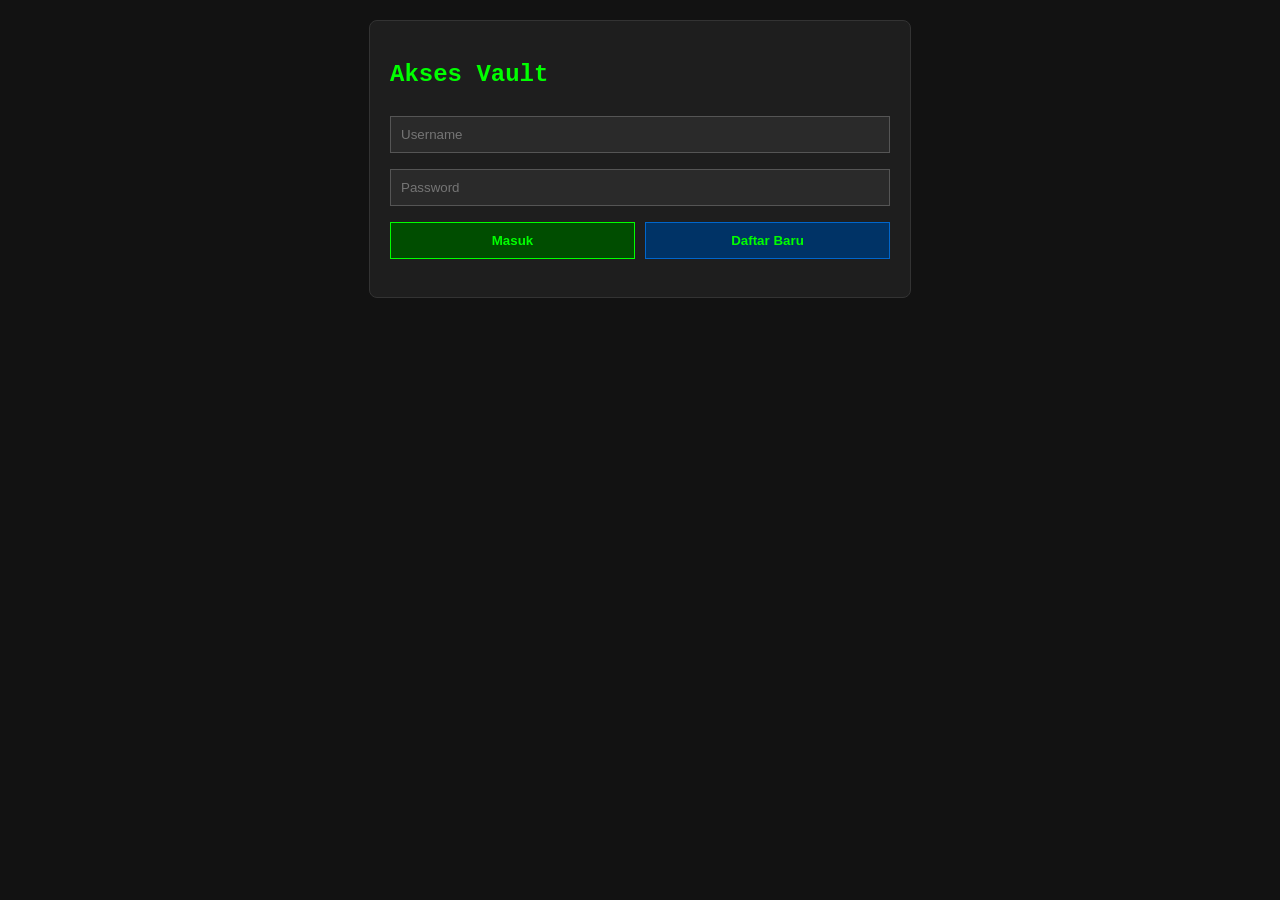
<file: save/index.html>
<!DOCTYPE html><html lang="id"><head><meta charset="UTF-8"><meta name="viewport" content="width=device-width,initial-scale=1.0"><title>Vault Rahasia Multi-User</title><style>body{font-family:'Courier New',Courier,monospace;background-color:#121212;color:#0f0;margin:0;padding:20px;display:flex;justify-content:center}.container{background:#1e1e1e;padding:20px;border-radius:8px;border:1px solid #333;width:100%;max-width:500px}input,button{width:100%;padding:10px;margin:8px 0;background:#2a2a2a;color:#0f0;border:1px solid #555;box-sizing:border-box}button{cursor:pointer;font-weight:bold}button:hover{background:#333}.btn-green{background:#004d00;border-color:#0f0}.btn-blue{background:#003366;border-color:#06c;color:#6b3ff}.btn-red{background:#4d0000;border-color:#f00;color:#f66}.list-item{background:#2a2a2a;padding:15px;margin-top:15px;border-left:3px solid #0f0;border-radius:4px;display:flex;flex-direction:column;gap:8px}.thumbnail{width:100%;border-radius:4px;border:1px solid #444;margin-top:5px}.action-row{display:flex;gap:5px}.action-row button{margin:0;padding:5px;font-size:12px}#app-section{display:none}.title-text{font-size:18px;font-weight:bold;color:#fff}.no-title{color:#888;font-style:italic}</style></head><body><div class="container"><div id="login-section"><h2>Akses Vault</h2><input type="text" id="userInput" placeholder="Username"><input type="password" id="passInput" placeholder="Password"><div style="display:flex;gap:10px;"><button onclick="auth('login')" class="btn-green">Masuk</button><button onclick="auth('register')" class="btn-blue">Daftar Baru</button></div><div id="login-status" style="margin-top:10px;font-size:14px;"></div></div><div id="app-section"><h2 id="welcome-text">Vault Aktif</h2><button onclick="logout()" style="background:transparent;border:none;text-decoration:underline;width:auto;float:right;">Logout</button><input type="text" id="judul" placeholder="Judul / Catatan (Opsional)"><input type="text" id="link" placeholder="Link URL (Opsional)"><button onclick="saveData()" class="btn-green" id="btnSave">Simpan Data</button><h3 style="border-bottom:1px solid #555;padding-bottom:5px;margin-top:25px;">Data Milikmu</h3><button onclick="loadData()" style="font-size:12px;padding:5px;">Refresh Data</button><div id="data-list">Sedang memuat data...</div><button onclick="nukeData()" class="btn-red" style="margin-top:30px;">☢️ LEDAKKAN SEMUA DATAKU ☢️</button></div></div>
<script>
const _u = atob('aHR0cHM6Ly9zY3JpcHQuZ29vZ2xlLmNvbS9tYWNyb3Mvcy9BS2Z5Y2J3YjhOVDVNTUYwSmQwU29YSER2dHlkNzNBdHpHblNLWWNGRHpReGgzdmRzTUNVQ1phTFFYbm1JNVh1SGlqTk96Zm9ldy9leGVj');
window.onload=()=>{const u=localStorage.getItem('vault_user'),p=localStorage.getItem('vault_pass');if(u&&p){document.getElementById('userInput').value=u;document.getElementById('passInput').value=p;auth('login');}};
function auth(a){const u=document.getElementById('userInput').value,p=document.getElementById('passInput').value;if(!u||!p)return alert("Username dan Password wajib diisi!");const s=document.getElementById('login-status');s.innerText="Memproses...";const f=new FormData();f.append('action',a);f.append('username',u);f.append('password',p);fetch(_u,{method:'POST',body:f}).then(r=>r.json()).then(d=>{if(d.status==="success"){if(a==='register'){s.style.color="lightblue";s.innerText=d.message;}else{localStorage.setItem('vault_user',u);localStorage.setItem('vault_pass',p);document.getElementById('login-section').style.display='none';document.getElementById('app-section').style.display='block';document.getElementById('welcome-text').innerText="Vault: "+u;loadData();}}else{s.style.color="red";s.innerText=d.message;}}).catch(()=>s.innerText="Error jaringan!");}
function logout(){localStorage.removeItem('vault_user');localStorage.removeItem('vault_pass');location.reload();}
function generateFormData(a){const f=new FormData();f.append('username',localStorage.getItem('vault_user'));f.append('password',localStorage.getItem('vault_pass'));f.append('action',a);return f;}
function saveData(){const jI=document.getElementById('judul').value.trim(),lI=document.getElementById('link').value.trim();if(!jI&&!lI)return alert("Minimal isi salah satu kolom (Judul atau Link)!");const j=jI===""?"(Tanpa Judul)":jI,l=lI===""?"-":lI;document.getElementById('btnSave').innerText="Menyimpan...";const f=generateFormData('save');f.append('judul',j);f.append('link',l);fetch(_u,{method:'POST',body:f}).then(()=>{document.getElementById('judul').value='';document.getElementById('link').value='';document.getElementById('btnSave').innerText="Simpan Data";loadData();});}
function loadData(){document.getElementById('data-list').innerHTML="Memuat data...";fetch(_u,{method:'POST',body:generateFormData('read')}).then(r=>r.json()).then(d=>renderData(d.data));}
function renderData(a){const l=document.getElementById('data-list');l.innerHTML='';if(a.length===0){l.innerHTML="<p>Belum ada data tersimpan.</p>";return;}a.reverse().forEach(i=>{const aL=i.link&&i.link!=="-",tU=aL?`https://image.thum.io/get/width/400/crop/800/${i.link}`:"",iN=i.judul==="(Tanpa Judul)",tC=iN?"title-text no-title":"title-text",d=document.createElement('div');d.className='list-item';let iH=aL?`<img src="${tU}" class="thumbnail" loading="lazy" onerror="this.style.display='none'" alt="Thumbnail">`:"",bC=aL?`<button class="btn-green" onclick="copyToClipboard('${i.link}')">Copy Link</button>`:"";d.innerHTML=`<div class="${tC}">${i.judul}</div><div style="font-size: 12px; word-break: break-all; color: #888;">${i.link}</div>${iH}<div class="action-row" style="margin-top: 5px;"><button class="btn-green" onclick="copyToClipboard('${i.judul}')">Copy Judul</button>${bC}<button class="btn-red" onclick="deleteItem('${i.id}')">Hapus</button></div>`;l.appendChild(d);});}
function deleteItem(id){if(!confirm("Yakin ingin menghapus data ini?"))return;const f=generateFormData('delete');f.append('id',id);fetch(_u,{method:'POST',body:f}).then(()=>loadData());}
function copyToClipboard(t){if(t==="-"||t==="(Tanpa Judul)")return alert("Tidak ada data valid untuk dicopy.");navigator.clipboard.writeText(t).then(()=>alert("Tercopy: "+t));}
function nukeData(){if(confirm("BOM DATAKU: Yakin ingin menghapus SEMUA data milikmu? Data user lain aman.")){if(confirm("Beneran 100% yakin? Ini tidak bisa dikembalikan!")){fetch(_u,{method:'POST',body:generateFormData('nuke')}).then(()=>{alert("BOM! Semua datamu telah hangus.");loadData();});}}}
</script>
</body></html>
</file>
<file: bagasweb/style.css>
/* ===== VARIABEL WARNA ===== */
:root {
    --primary: #2563eb;
    --primary-dark: #1d4ed8;
    --primary-light: #3b82f6;
    --secondary: #64748b;
    --accent: #f59e0b;
    --success: #10b981;
    --danger: #ef4444;
    --warning: #f59e0b;
    --dark: #1e293b;
    --light: #f8fafc;
    --gray: #94a3b8;
    --gray-light: #e2e8f0;
}

/* ===== RESET & DASAR ===== */
* {
    margin: 0;
    padding: 0;
    box-sizing: border-box;
    font-family: 'Poppins', sans-serif;
}

body {
    background: linear-gradient(135deg, var(--light), var(--gray-light));
    color: var(--dark);
    overflow-x: hidden;
}

/* ===== NAVBAR ===== */
nav {
    display: flex;
    justify-content: space-between;
    align-items: center;
    padding: 20px 8%;
    background: white;
    box-shadow: 0 5px 20px rgba(0,0,0,0.05);
    position: fixed;
    width: 100%;
    top: 0;
    z-index: 1000;
}

.logo {
    font-weight: 700;
    font-size: 24px;
    color: var(--primary);
}

.nav-menu {
    display: flex;
    gap: 30px;
    list-style: none;
}

.nav-menu a {
    text-decoration: none;
    color: var(--dark);
    font-weight: 500;
    transition: color 0.2s;
}

.nav-menu a:hover {
    color: var(--primary);
}

.nav-right {
    display: flex;
    align-items: center;
    gap: 15px;
}

.login-btn {
    background: var(--primary);
    color: white;
    padding: 8px 18px;
    border-radius: 20px;
    border: none;
    cursor: pointer;
    font-weight: 500;
    transition: background 0.2s;
}

.login-btn:hover {
    background: var(--primary-dark);
}

/* Hamburger menu */
.hamburger {
    display: none;
    flex-direction: column;
    cursor: pointer;
}

.hamburger .bar {
    width: 25px;
    height: 3px;
    background-color: var(--dark);
    margin: 3px 0;
    transition: 0.3s;
    border-radius: 2px;
}

/* ===== HERO ===== */
.hero {
    padding: 150px 8% 100px;
    text-align: center;
}

.hero h1 {
    font-size: 48px;
    color: var(--primary);
    margin-bottom: 20px;
}

.hero p {
    max-width: 600px;
    margin: 0 auto;
    font-size: 18px;
    color: var(--secondary);
}

/* ===== SECTION ===== */
section {
    padding: 80px 8%;
}

section h2 {
    font-size: 32px;
    color: var(--primary);
    margin-bottom: 30px;
    position: relative;
}

section h2::after {
    content: '';
    display: block;
    width: 60px;
    height: 4px;
    background: var(--primary);
    margin-top: 8px;
    border-radius: 2px;
}

/* ===== CARD MATERI / KUIS ===== */
.materi-container {
    display: flex;
    flex-wrap: wrap;
    gap: 30px;
    margin-top: 20px;
}

.materi-card {
    background: white;
    padding: 25px;
    width: 300px;
    border-radius: 20px;
    box-shadow: 0 15px 30px rgba(0,0,0,0.05);
    transition: transform 0.3s, box-shadow 0.3s;
    display: flex;
    flex-direction: column;
}

.materi-card:hover {
    transform: translateY(-8px);
    box-shadow: 0 20px 40px rgba(0,0,0,0.1);
}

.materi-card h3 {
    color: var(--primary);
    margin-bottom: 10px;
    font-size: 20px;
}

.materi-card p {
    color: var(--secondary);
    margin-bottom: 15px;
    line-height: 1.5;
    flex-grow: 1;
}

.card-links {
    display: flex;
    flex-wrap: wrap;
    gap: 8px;
    margin: 10px 0;
}

.btn-link {
    background: var(--gray-light);
    color: var(--dark);
    padding: 6px 12px;
    border-radius: 30px;
    text-decoration: none;
    font-size: 13px;
    font-weight: 500;
    transition: background 0.2s;
    display: inline-flex;
    align-items: center;
    gap: 4px;
}

.btn-link:hover {
    background: var(--gray);
    color: white;
}

.btn {
    padding: 8px 18px;
    border: none;
    border-radius: 30px;
    background: var(--primary);
    color: white;
    font-weight: 500;
    cursor: pointer;
    transition: background 0.2s;
    margin-top: 5px;
    align-self: flex-start;
}

.btn:hover {
    background: var(--primary-dark);
}

.btn.hapus-btn {
    background: var(--danger);
}

.btn.hapus-btn:hover {
    background: #dc2626; /* lebih gelap dari danger */
}

/* ===== VIDEO SECTION ===== */
.video-container {
    display: flex;
    flex-wrap: wrap;
    gap: 30px;
    margin-top: 20px;
}

.video-card {
    background: white;
    padding: 20px;
    width: 350px;
    border-radius: 20px;
    box-shadow: 0 15px 30px rgba(0,0,0,0.05);
    display: flex;
    flex-direction: column;
}

.video-card h3 {
    color: var(--primary);
    margin-bottom: 10px;
    font-size: 18px;
}

.video-card iframe {
    width: 100%;
    height: 200px;
    border-radius: 12px;
    margin: 10px 0;
    border: none;
    box-shadow: 0 5px 15px rgba(0,0,0,0.1);
}

/* ===== CARD BIASA ===== */
.card {
    background: white;
    padding: 30px;
    border-radius: 20px;
    box-shadow: 0 10px 30px rgba(0,0,0,0.05);
    line-height: 1.6;
}

/* ===== MODAL LOGIN ===== */
.modal {
    display: none;
    position: fixed;
    top: 0;
    left: 0;
    width: 100%;
    height: 100%;
    background: rgba(0,0,0,0.5);
    justify-content: center;
    align-items: center;
    z-index: 2000;
}

.modal-content {
    background: white;
    padding: 40px;
    border-radius: 30px;
    width: 350px;
    max-width: 90%;
    text-align: center;
    box-shadow: 0 30px 50px rgba(0,0,0,0.2);
}

.modal-content h3 {
    color: var(--primary);
    margin-bottom: 20px;
    font-size: 24px;
}

.modal-content input {
    width: 100%;
    padding: 12px 15px;
    margin: 10px 0;
    border-radius: 30px;
    border: 1px solid var(--gray-light);
    font-size: 15px;
    outline: none;
}

.modal-content input:focus {
    border-color: var(--primary);
}

.modal-content .btn {
    width: 100%;
    margin-top: 15px;
    padding: 12px;
    font-size: 16px;
}

/* ===== FLOATING ADMIN PANEL ===== */
.admin-panel {
    position: fixed;
    bottom: 20px;
    right: 20px;
    width: 360px;
    max-width: calc(100vw - 40px);
    background: white;
    border-radius: 24px;
    box-shadow: 0 20px 40px rgba(0,0,0,0.25);
    padding: 20px;
    z-index: 3000;
    display: none;
    max-height: 80vh;
    overflow-y: auto;
}

.admin-panel h2 {
    color: var(--primary);
    font-size: 24px;
    margin: 0;
}

.panel-header {
    display: flex;
    justify-content: space-between;
    align-items: center;
    margin-bottom: 15px;
}

.panel-header button {
    background: none;
    border: none;
    font-size: 24px;
    cursor: pointer;
    width: 36px;
    height: 36px;
    border-radius: 50%;
    display: flex;
    align-items: center;
    justify-content: center;
    background: var(--gray-light);
    transition: background 0.2s;
}

.panel-header button:hover {
    background: var(--gray);
    color: white;
}

.admin-panel h3 {
    margin: 20px 0 10px;
    color: var(--dark);
    font-size: 18px;
}

.admin-panel input,
.admin-panel textarea {
    width: 100%;
    padding: 10px 15px;
    margin: 8px 0;
    border-radius: 30px;
    border: 1px solid var(--gray-light);
    font-size: 14px;
    display: block;
}

.admin-panel .btn {
    margin: 10px 5px 5px 0;
}

.logout-btn {
    background: var(--danger);
}

.logout-btn:hover {
    background: #dc2626;
}

/* ===== FOOTER ===== */
footer {
    background: var(--primary-dark);
    color: white;
    text-align: center;
    padding: 25px;
    margin-top: 50px;
}

/* ===== RESPONSIF (HAMBURGER) ===== */
@media (max-width: 768px) {
    .hamburger {
        display: flex;
    }

    .nav-menu {
        position: fixed;
        left: -100%;
        top: 70px;
        flex-direction: column;
        background-color: white;
        width: 100%;
        text-align: center;
        transition: 0.3s;
        box-shadow: 0 10px 20px rgba(0,0,0,0.1);
        padding: 20px 0;
        gap: 20px;
        z-index: 999;
    }

    .nav-menu.active {
        left: 0;
    }

    .nav-menu li {
        margin: 0;
    }

    nav {
        padding: 15px 5%;
    }

    .hero h1 {
        font-size: 32px;
    }
    .hero {
        padding-top: 180px;
    }
    .materi-card, .video-card {
        width: 100%;
    }
}
</file>
